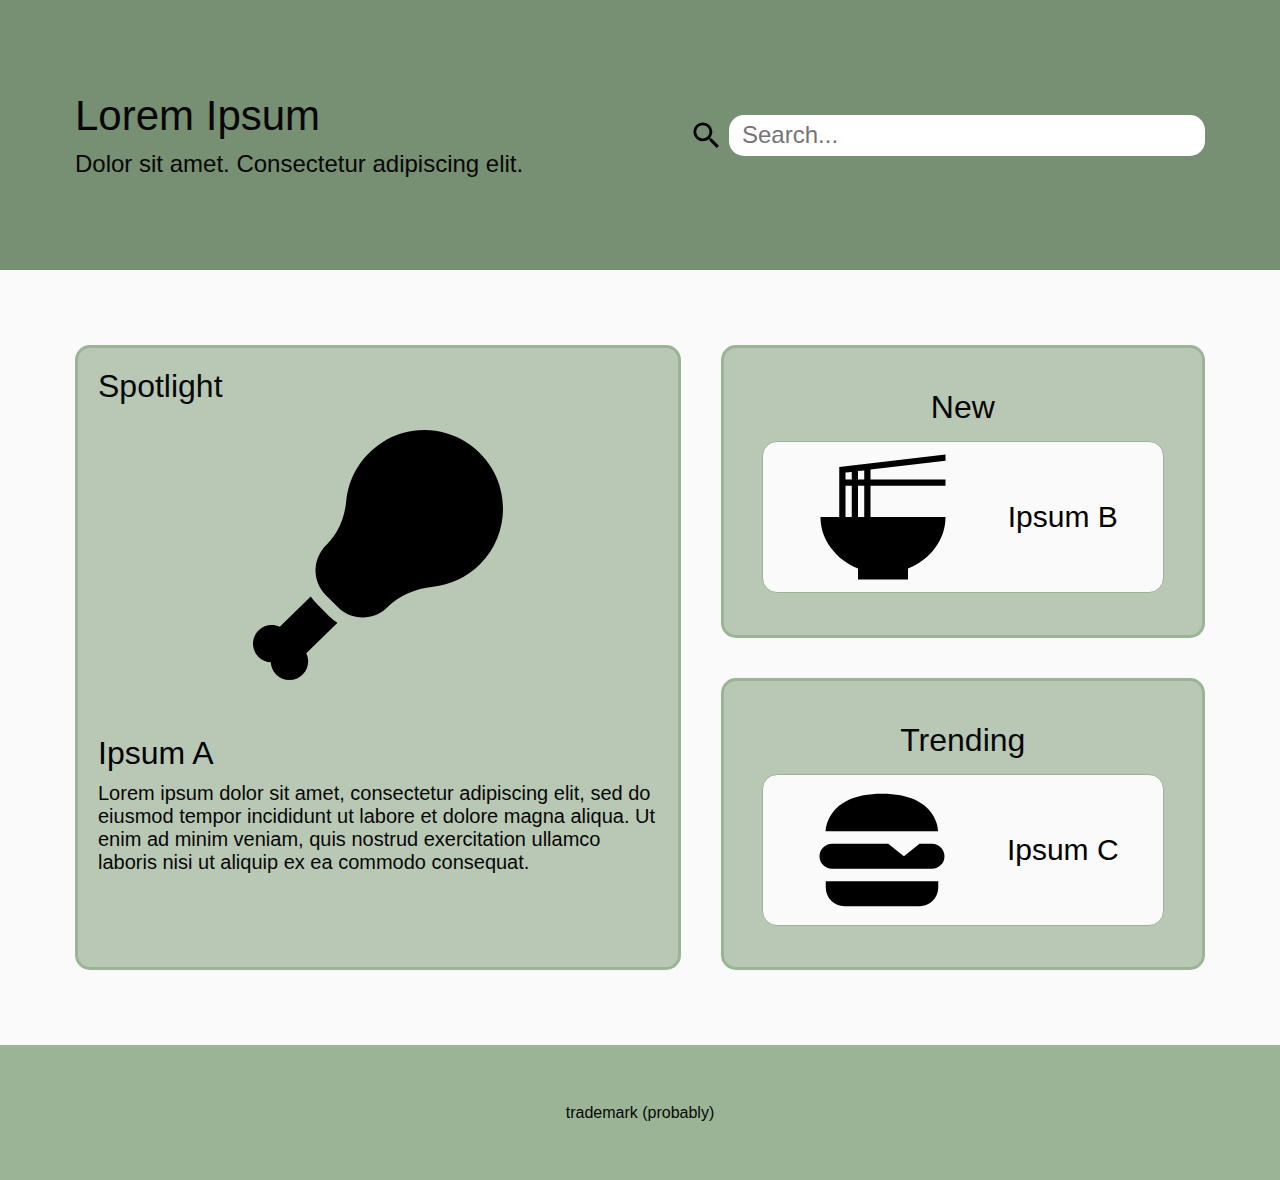
<file: index.html>
<!DOCTYPE html>
<html lang="en">
<head>
    <meta charset="UTF-8">
    <meta name="viewport" content="width=device-width, initial-scale=1.0">
    <title>Lorem Ipsum</title>
    <link rel="stylesheet" href="style.css" />
    <link rel="preconnect" href="https://fonts.googleapis.com">
    <link rel="preconnect" href="https://fonts.gstatic.com" crossorigin>
    <link href="https://fonts.googleapis.com/css2?family=Roboto:ital,wght@0,100;0,300;0,400;0,500;0,700;0,900;1,100;1,300;1,400;1,500;1,700;1,900&display=swap" rel="stylesheet">
</head>
<body>
<div class="everything">
    <div class="header">
        <div class="title">
            <h1>Lorem Ipsum</h1>
            <h2>Dolor sit amet. Consectetur adipiscing elit.</h2>
        </div>
        <div class="search">
            <img src="images/magnify.svg" height="35px" width="35px">
            <input placeholder="Search...">
        </div>
    </div>

    <div class="sections">
        <!-- spotlight -->
        <div class="spotlight">
            <h2>Spotlight</h2>
            <div class="lowerSpot">
                <img src="images/ipsumA.svg" height="300px" width="300px">
                <div class="text">
                <a class="individual" href="recipes/ipsumA.html"> Ipsum A </a>
                <p>Lorem ipsum dolor sit amet, consectetur adipiscing elit, sed do eiusmod tempor incididunt ut labore et dolore magna aliqua. Ut enim ad minim veniam, quis nostrud exercitation ullamco laboris nisi ut aliquip ex ea commodo consequat. </p>
                </div>
            </div>
        </div>
        <!-- new -->
        <div class="new">
            <h2>New</h2>
            <div class="imgAndName">
                <img src="images/ipsumB.svg" height="150px" width="150px">
                <a class="individual" href="recipes/ipsumB.html"> Ipsum B </a>
            </div>
        </div>
        <!-- trending -->
        <div class="trending">
            <h2>Trending</h2>
            <div class="imgAndName">
                <img src="images/ipsumC.svg" height="150px" width="150px">
                <a class="individual" href="recipes/ipsumC.html"> Ipsum C </a>
            </div>
        </div>
    </div>
    <div class="footer">
        <p> trademark (probably)</p>
    </div>
</div>
</body>
</html>
</file>
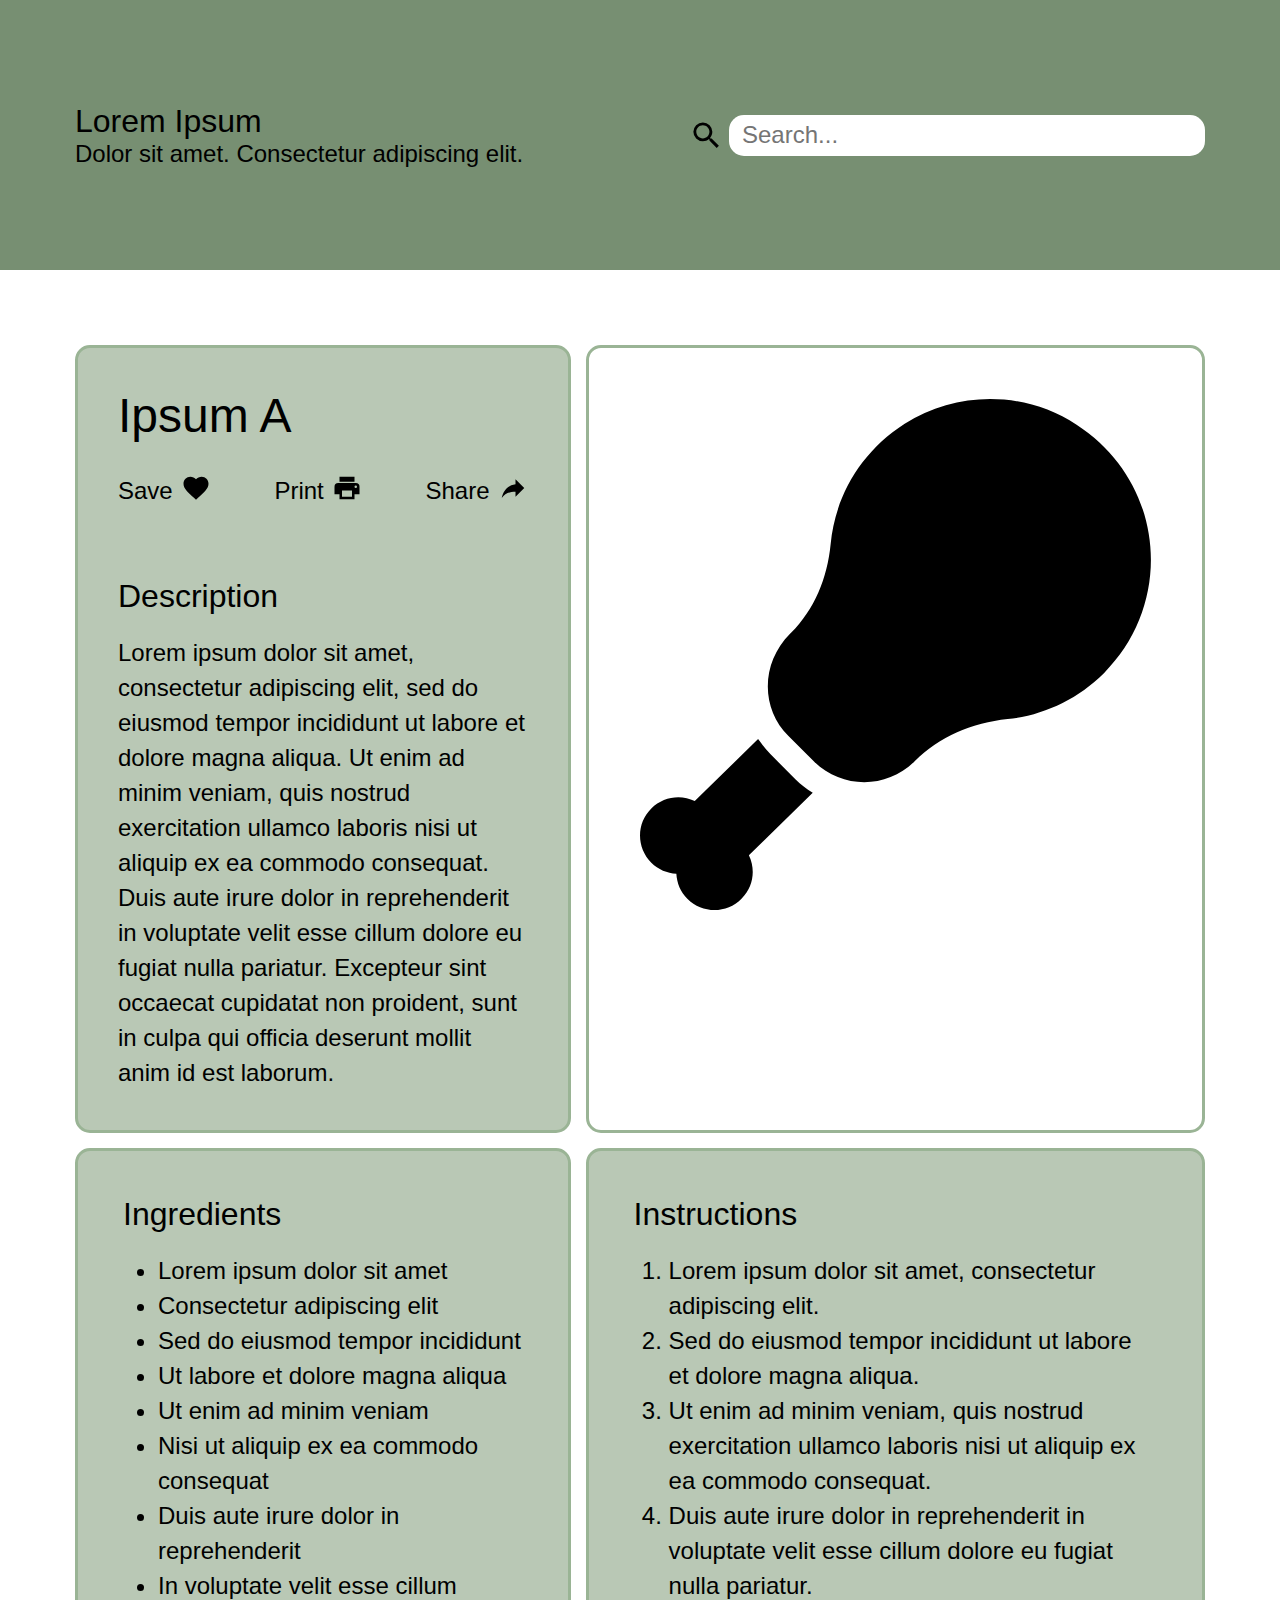
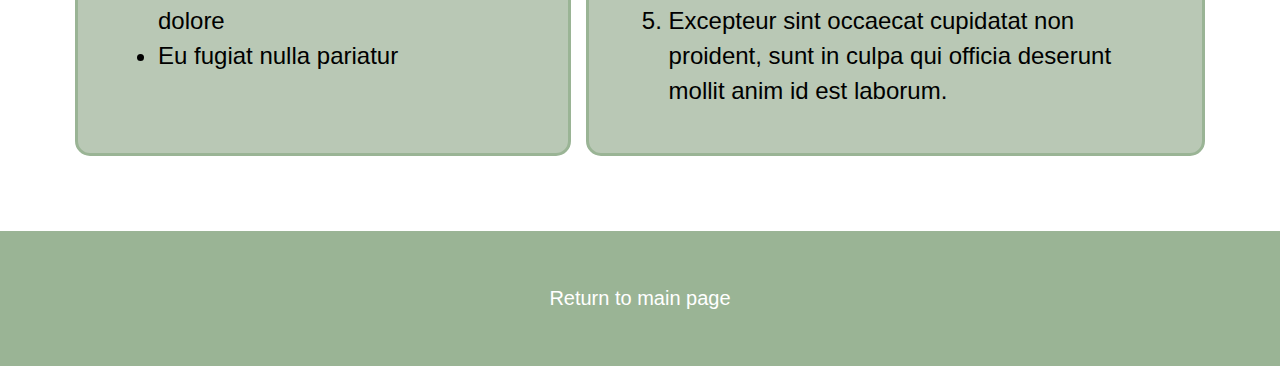
<file: recipes/ipsumA.html>
<!DOCTYPE html>
<html lang="en">
<head>
    <meta charset="UTF-8">
    <meta name="viewport" content="width=device-width, initial-scale=1.0">
    <title>Ipsum A</title>
    <link rel="stylesheet" href="style.css" />
</head>
<body>


<!-- header -->
<div class="header">
    <div class="title">
        <h1>Lorem Ipsum</h1>
        <h2>Dolor sit amet. Consectetur adipiscing elit.</h2>
    </div>
    <div class="search">
        <img src="../images/magnify.svg" height="35px" width="35px">
        <input placeholder="Search...">
    </div>
</div>

<div class="lower">

    <!-- Description -->
    <div class="description">
        <h1>Ipsum A</h1>
        <div class="interactSvgs">
            <div>
            <p>Save</p>
            <img src="../images/heart.svg" height="30px" width="30px">
            </div>
            <div>
            <p>Print</p>
            <img src="../images/printer.svg" height="30px" width="30px">
            </div>
            <div>
            <p>Share</p>
            <img src="../images/share.svg" height="30px" width="30px">
            </div>
        </div>
        <div class="descriptionP">
            <h2>Description</h2>
            <p>Lorem ipsum dolor sit amet, consectetur adipiscing elit, sed do eiusmod tempor incididunt ut labore et dolore magna aliqua. Ut enim ad minim veniam, quis nostrud exercitation ullamco laboris nisi ut aliquip ex ea commodo consequat. Duis aute irure dolor in reprehenderit in voluptate velit esse cillum dolore eu fugiat nulla pariatur. Excepteur sint occaecat cupidatat non proident, sunt in culpa qui officia deserunt mollit anim id est laborum.</p>
        </div>
    </div>

    <!-- Image -->
    <div class="img">
        <img src="../images/ipsumA.svg"> 
    </div>

    <!-- Ingredients -->
    <div class="ingredients">
        <h3>Ingredients</h3>
        <ul>
            <li>Lorem ipsum dolor sit amet</li>
            <li>Consectetur adipiscing elit</li>
            <li>Sed do eiusmod tempor incididunt</li>
            <li>Ut labore et dolore magna aliqua</li>
            <li>Ut enim ad minim veniam</li>
            <li>Nisi ut aliquip ex ea commodo consequat</li>
            <li>Duis aute irure dolor in reprehenderit</li>
            <li>In voluptate velit esse cillum dolore</li>
            <li>Eu fugiat nulla pariatur</li>
        </ul>
    </div>

    <!-- Steps -->
    <div class="steps">
    <h3>Instructions</h3>
    <ol type="1">
        <li>Lorem ipsum dolor sit amet, consectetur adipiscing elit.</li>
        <li>Sed do eiusmod tempor incididunt ut labore et dolore magna aliqua.</li>
        <li>Ut enim ad minim veniam, quis nostrud exercitation ullamco laboris nisi ut aliquip ex ea commodo consequat.</li>
        <li>Duis aute irure dolor in reprehenderit in voluptate velit esse cillum dolore eu fugiat nulla pariatur.</li>
        <li>Excepteur sint occaecat cupidatat non proident, sunt in culpa qui officia deserunt mollit anim id est laborum.</li>
    </ol></div>
</div>

<!-- Return to main page link -->
<div class="footer">
    <a id="main" href="../index.html"> Return to main page</a>
</div>
</body>
</html>
</file>
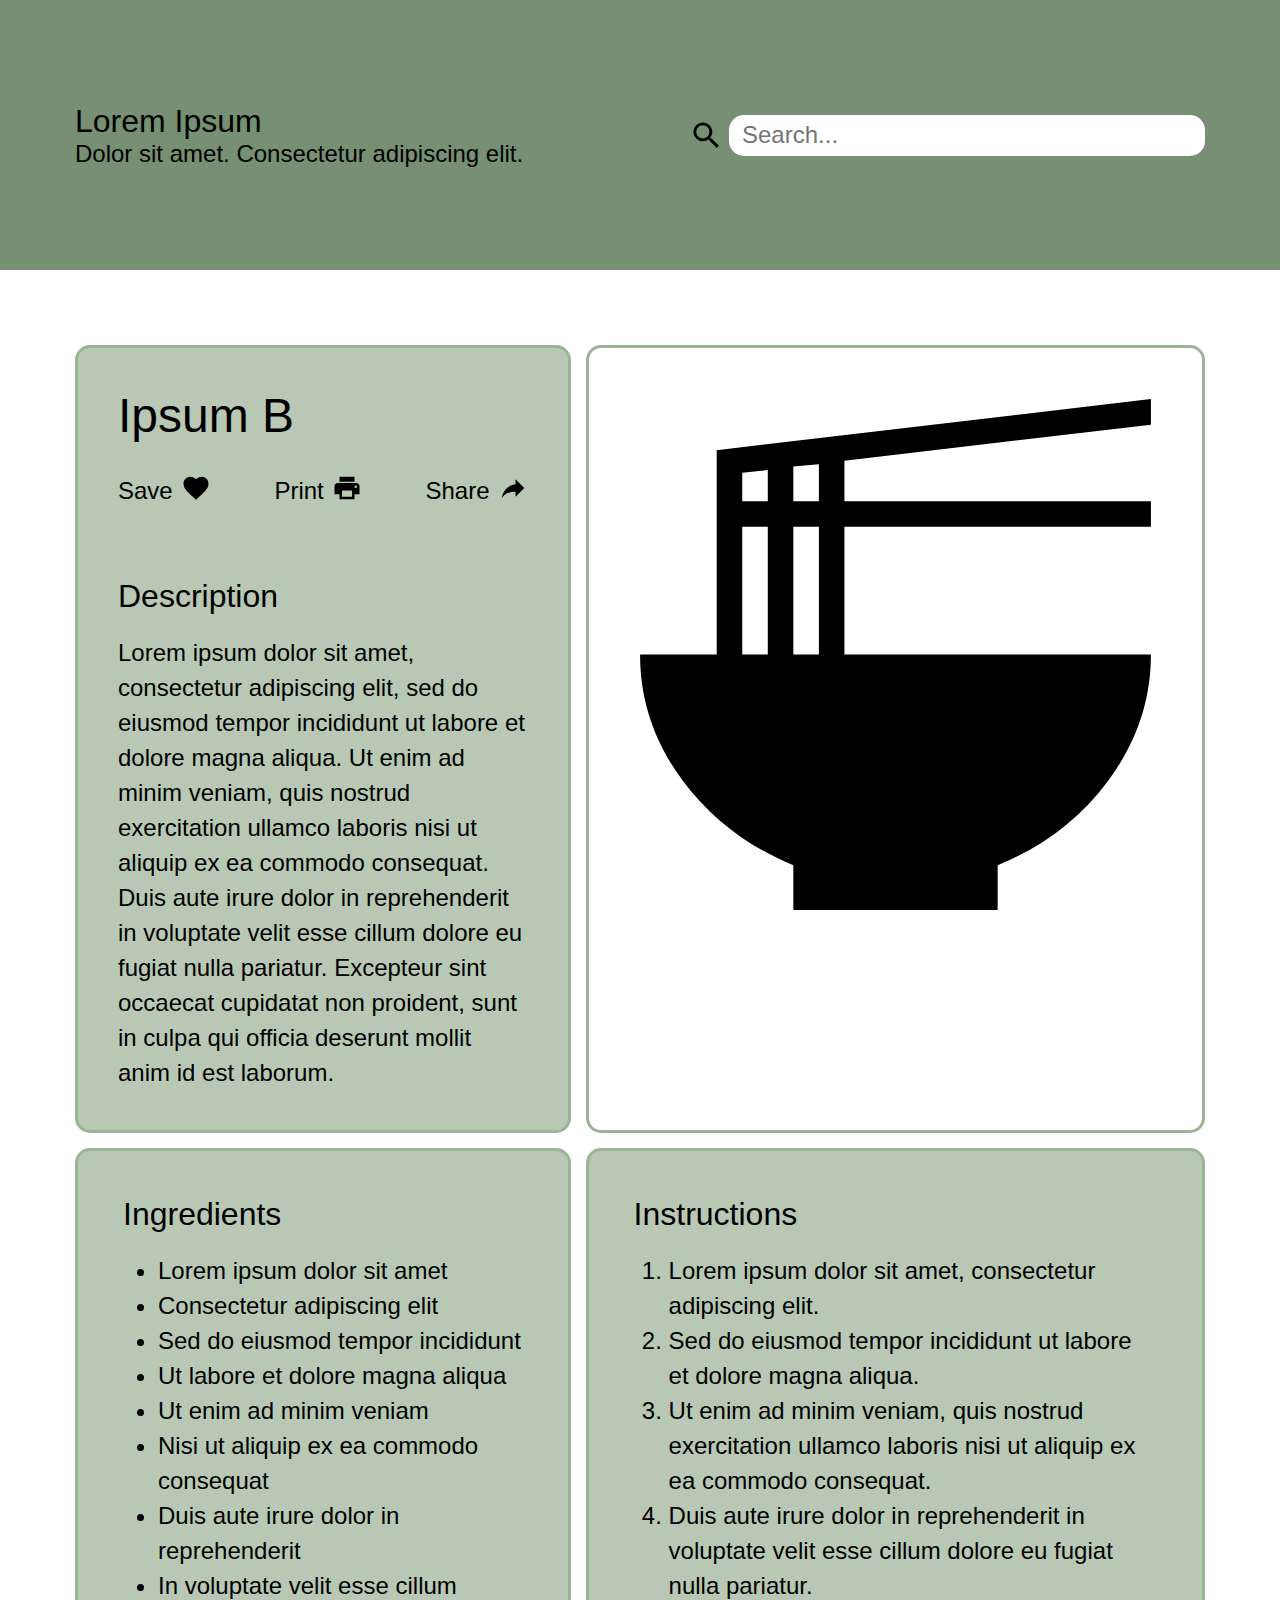
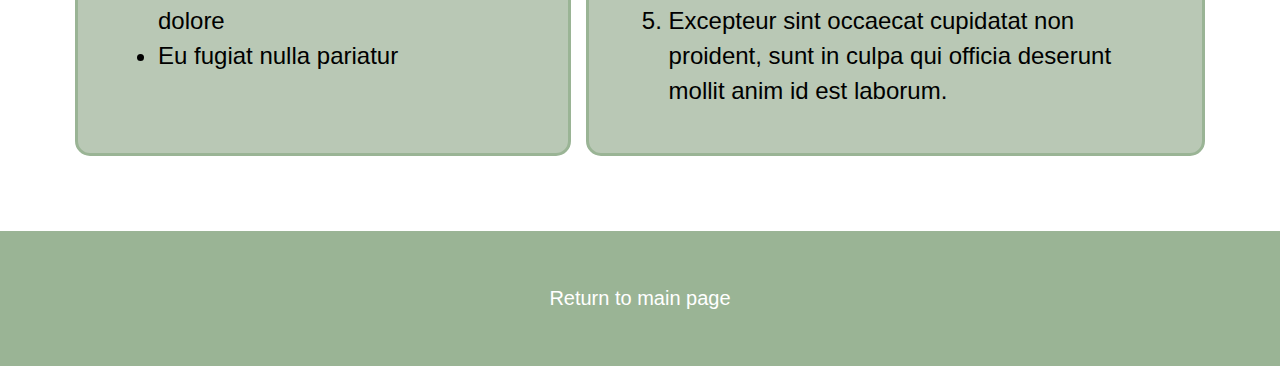
<file: recipes/ipsumB.html>
<!DOCTYPE html>
<html lang="en">
<head>
    <meta charset="UTF-8">
    <meta name="viewport" content="width=device-width, initial-scale=1.0">
    <title>Ipsum B</title>
    <link rel="stylesheet" href="style.css" />
</head>
<body>


<!-- header -->
<div class="header">
    <div class="title">
        <h1>Lorem Ipsum</h1>
        <h2>Dolor sit amet. Consectetur adipiscing elit.</h2>
    </div>
    <div class="search">
        <img src="../images/magnify.svg" height="35px" width="35px">
        <input placeholder="Search...">
    </div>
</div>

<div class="lower">

    <!-- Description -->
    <div class="description">
        <h1>Ipsum B</h1>
        <div class="interactSvgs">
            <div>
            <p>Save</p>
            <img src="../images/heart.svg" height="30px" width="30px">
            </div>
            <div>
            <p>Print</p>
            <img src="../images/printer.svg" height="30px" width="30px">
            </div>
            <div>
            <p>Share</p>
            <img src="../images/share.svg" height="30px" width="30px">
            </div>
        </div>
        <div class="descriptionP">
            <h2>Description</h2>
            <p>Lorem ipsum dolor sit amet, consectetur adipiscing elit, sed do eiusmod tempor incididunt ut labore et dolore magna aliqua. Ut enim ad minim veniam, quis nostrud exercitation ullamco laboris nisi ut aliquip ex ea commodo consequat. Duis aute irure dolor in reprehenderit in voluptate velit esse cillum dolore eu fugiat nulla pariatur. Excepteur sint occaecat cupidatat non proident, sunt in culpa qui officia deserunt mollit anim id est laborum.</p>
        </div>
    </div>

    <!-- Image -->
    <div class="img">
        <img src="../images/ipsumB.svg"> 
    </div>

    <!-- Ingredients -->
    <div class="ingredients">
        <h3>Ingredients</h3>
        <ul>
            <li>Lorem ipsum dolor sit amet</li>
            <li>Consectetur adipiscing elit</li>
            <li>Sed do eiusmod tempor incididunt</li>
            <li>Ut labore et dolore magna aliqua</li>
            <li>Ut enim ad minim veniam</li>
            <li>Nisi ut aliquip ex ea commodo consequat</li>
            <li>Duis aute irure dolor in reprehenderit</li>
            <li>In voluptate velit esse cillum dolore</li>
            <li>Eu fugiat nulla pariatur</li>
        </ul>
    </div>

    <!-- Steps -->
    <div class="steps">
    <h3>Instructions</h3>
    <ol type="1">
        <li>Lorem ipsum dolor sit amet, consectetur adipiscing elit.</li>
        <li>Sed do eiusmod tempor incididunt ut labore et dolore magna aliqua.</li>
        <li>Ut enim ad minim veniam, quis nostrud exercitation ullamco laboris nisi ut aliquip ex ea commodo consequat.</li>
        <li>Duis aute irure dolor in reprehenderit in voluptate velit esse cillum dolore eu fugiat nulla pariatur.</li>
        <li>Excepteur sint occaecat cupidatat non proident, sunt in culpa qui officia deserunt mollit anim id est laborum.</li>
    </ol></div>
</div>

<!-- Return to main page link -->
<div class="footer">
    <a id="main" href="../index.html"> Return to main page</a>
</div>
</body>
</html>
</file>
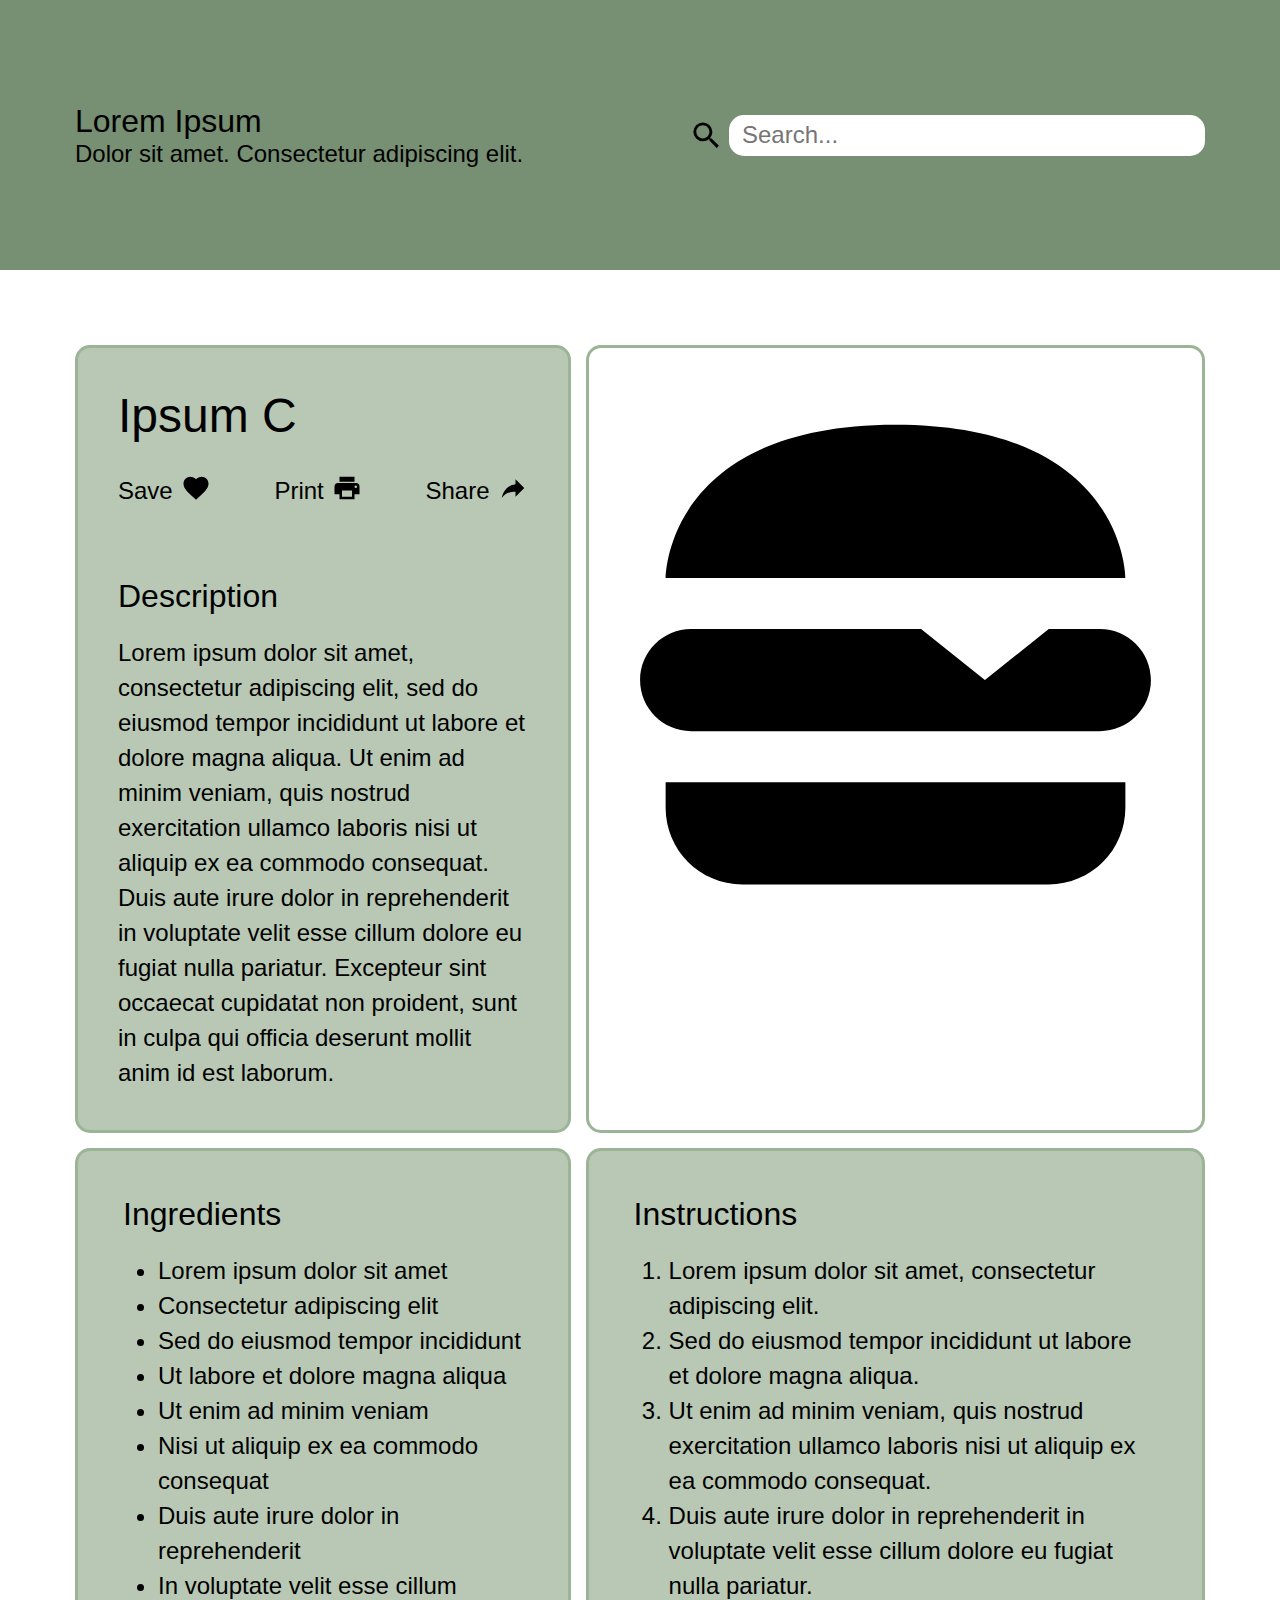
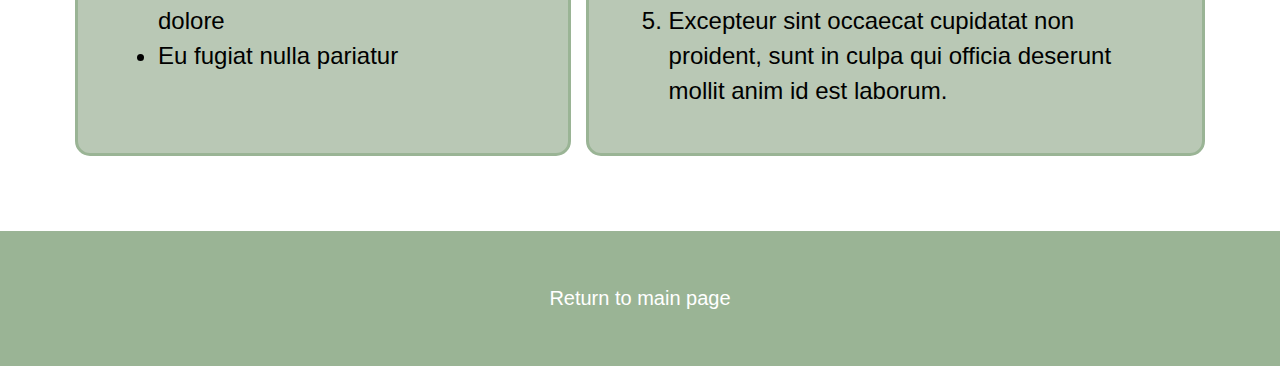
<file: recipes/ipsumC.html>
<!DOCTYPE html>
<html lang="en">
<head>
    <meta charset="UTF-8">
    <meta name="viewport" content="width=device-width, initial-scale=1.0">
    <title>Ipsum C</title>
    <link rel="stylesheet" href="style.css" />
</head>
<body>


<!-- header -->
<div class="header">
    <div class="title">
        <h1>Lorem Ipsum</h1>
        <h2>Dolor sit amet. Consectetur adipiscing elit.</h2>
    </div>
    <div class="search">
        <img src="../images/magnify.svg" height="35px" width="35px">
        <input placeholder="Search...">
    </div>
</div>

<div class="lower">

    <!-- Description -->
    <div class="description">
        <h1>Ipsum C</h1>
        <div class="interactSvgs">
            <div>
            <p>Save</p>
            <img src="../images/heart.svg" height="30px" width="30px">
            </div>
            <div>
            <p>Print</p>
            <img src="../images/printer.svg" height="30px" width="30px">
            </div>
            <div>
            <p>Share</p>
            <img src="../images/share.svg" height="30px" width="30px">
            </div>
        </div>
        <div class="descriptionP">
            <h2>Description</h2>
            <p>Lorem ipsum dolor sit amet, consectetur adipiscing elit, sed do eiusmod tempor incididunt ut labore et dolore magna aliqua. Ut enim ad minim veniam, quis nostrud exercitation ullamco laboris nisi ut aliquip ex ea commodo consequat. Duis aute irure dolor in reprehenderit in voluptate velit esse cillum dolore eu fugiat nulla pariatur. Excepteur sint occaecat cupidatat non proident, sunt in culpa qui officia deserunt mollit anim id est laborum.</p>
        </div>
    </div>

    <!-- Image -->
    <div class="img">
        <img src="../images/ipsumC.svg"> 
    </div>

    <!-- Ingredients -->
    <div class="ingredients">
        <h3>Ingredients</h3>
        <ul>
            <li>Lorem ipsum dolor sit amet</li>
            <li>Consectetur adipiscing elit</li>
            <li>Sed do eiusmod tempor incididunt</li>
            <li>Ut labore et dolore magna aliqua</li>
            <li>Ut enim ad minim veniam</li>
            <li>Nisi ut aliquip ex ea commodo consequat</li>
            <li>Duis aute irure dolor in reprehenderit</li>
            <li>In voluptate velit esse cillum dolore</li>
            <li>Eu fugiat nulla pariatur</li>
        </ul>
    </div>

    <!-- Steps -->
    <div class="steps">
    <h3>Instructions</h3>
    <ol type="1">
        <li>Lorem ipsum dolor sit amet, consectetur adipiscing elit.</li>
        <li>Sed do eiusmod tempor incididunt ut labore et dolore magna aliqua.</li>
        <li>Ut enim ad minim veniam, quis nostrud exercitation ullamco laboris nisi ut aliquip ex ea commodo consequat.</li>
        <li>Duis aute irure dolor in reprehenderit in voluptate velit esse cillum dolore eu fugiat nulla pariatur.</li>
        <li>Excepteur sint occaecat cupidatat non proident, sunt in culpa qui officia deserunt mollit anim id est laborum.</li>
    </ol></div>
</div>

<!-- Return to main page link -->
<div class="footer">
    <a id="main" href="../index.html"> Return to main page</a>
</div>
</body>
</html>
</file>
<file: style.css>
/* Everything */

* {
    font-family: "Roberto", sans-serif;
    font-weight: 100;
    padding: 0px;
    margin: 0px;
    --primary: #778f72;
    --secondary: #b9c8b5;
    --accent: #9ab495;
    --background: #f9faf9;
    --text: #070707
}

.everything {
    display: flex;
    flex-direction: column;
    background-color: var(--background);
    color: var(--text);
}

.spotlight,
.new,
.trending {
    border: solid var(--accent);
    padding: 20px;
    border-radius: 15px;
}
.spotlight h2,
.new h2,
.trending h2 {
    font-size: 48px;

}

.header {
    background-color: var(--primary);
    height: 30vh;
    display: flex;
    align-items: center;
    justify-content: space-between;
    padding-left: 75px;
    padding-right: 75px;
}

.search {
    display: flex;
    justify-content: center;
    align-items: center;
    gap: 5px;
}
input {
    width: 450px;
    height: 35px;
    border: solid transparent;
    border-radius: 15px;
    padding-left: 10px;
    padding-right: 10px;
    font-size: 24px;
}
.header h1 {
    font-size: 42px;
}
.header h2 {
    font-size: 24px;
    margin-top: 10px;
}


.spotlight {
    background-color: var(--secondary);
    grid-area: 1/1/3/2;
}
.lowerSpot {
    display: flex;
    flex-direction: column;
    justify-content: center;
    align-items: center;
}

.spotlight a {
    font-size: 32px;
}
.lowerSpot p {
    font-size: 20px;
    margin-top: 10px;
}

.text {
    display: flex;
    flex-direction: column;
    justify-content: flex-end;
    margin-top: 30px;
}

.new {
    grid-area: 1/2/2/2;
}
.trending {
    grid-area: 2/2/3/2;
}

.new,
.trending {
    display: flex;
    flex-direction: column;
    justify-content: center;
    align-items: center;
    gap: 15px;
    background-color: var(--secondary);
}

.new a,
.trending a {
    text-decoration: none;
    font-size: 30px;
    color: black;
    cursor: pointer;
}

.imgAndName {
    display: flex;
    width: 400px;
    align-items: center;
    justify-content: center;
    gap: 50px;
    border: 1px solid var(--accent);
    border-radius: 15px;
    background-color: var(--background);
}

.sections {
    display: grid;
    grid-template-columns: 1.25fr 1fr;
    grid-template-rows: 32.5vh 32.5vh;
    /* padding: 30px; */
    gap: 40px;
    margin: 75px;

}

.sections div:hover {
    cursor: pointer;
}

.sections h2 {
    font-size: 32px;
}

a {
    text-decoration: none;
    color: black;
}
.sections a:hover,
.imgAndName a:hover {
    text-decoration: underline;
}


img {
    cursor: pointer;
}

.footer {
    background-color: var(--accent);
    height: 15vh;
    display: flex;
    align-items: center;
    justify-content: center;
}
</file>
<file: recipes/style.css>
/* Everything */
* {
    font-family: "Roberto", sans-serif;
    font-weight: 100;
    padding: 0px;
    margin: 0px;
    --primary: #778f72;
    --secondary: #b9c8b5;
    --accent: #9ab495;
    --background: #f9faf9;
    --text: #070707
}

/* header */
.header {
    background-color: var(--primary);
    height: 30vh;
    display: flex;
    align-items: center;
    justify-content: space-between;
    padding-left: 75px;
    padding-right: 75px;
}

.search {
    display: flex;
    justify-content: center;
    align-items: center;
    gap: 5px;
}
input {
    width: 450px;
    height: 35px;
    border: solid transparent;
    border-radius: 15px;
    padding-left: 10px;
    padding-right: 10px;
    font-size: 24px;
}

/* recipe */
.lower {
    display: grid;
    grid-template-columns: 1fr 1.25fr;
    grid-template-rows: 1fr .75fr;
    margin: 75px;
    gap: 15px;
}
/* .lower div {
    padding: 30px;
} */
.description {
    /* height: 45vh; */
    border: solid var(--accent);
    background-color: var(--secondary);
    display: flex;
    flex-direction: column;
    padding: 40px;
    gap: 30px;
    border-radius: 15px;
}
.descriptionP {
    margin-top: 40px;
    display: flex;
    flex-direction: column;
    gap: 20px;
}
.description h1{
    font-size: 48px;
}

.description h2 {
    font-size: 32px;
}

.description p {
    font-size: 24px;
    line-height: 35px;
}

.interactSvgs {
    display: flex;
    justify-content: space-between;
}

.interactSvgs div {
    display: flex;
    gap: 8px;
}
.interactSvgs div p:hover {
    text-decoration: underline;
}
.interactSvgs div:hover {
    cursor: pointer;
}

.img img {
    aspect-ratio: 1/1;
}
.img {
    border: solid var(--accent);
    border-radius: 15px;
}

.ingredients,
.steps {
    border: solid var(--accent);
    background-color: var(--secondary);
    border-radius: 15px;
    padding: 45px;
    font-size: 24px;
    display: flex;
    flex-direction: column;
    gap: 20px;
}

.ingredients ul,
.steps ol {
    padding-left: 35px;
    line-height: 35px;
}
.ingredients h3,
.steps h3 {
    font-size: 32px;
}
/* Return to Main Page */
.footer {
    background-color: var(--accent);
    height: 15vh;
    display: flex;
    align-items: center;
    justify-content: center;
}

#main {
    text-decoration: none;
    font-size: 20px;
    color: white
}

#main:hover {
    text-decoration: underline;
}
</file>
